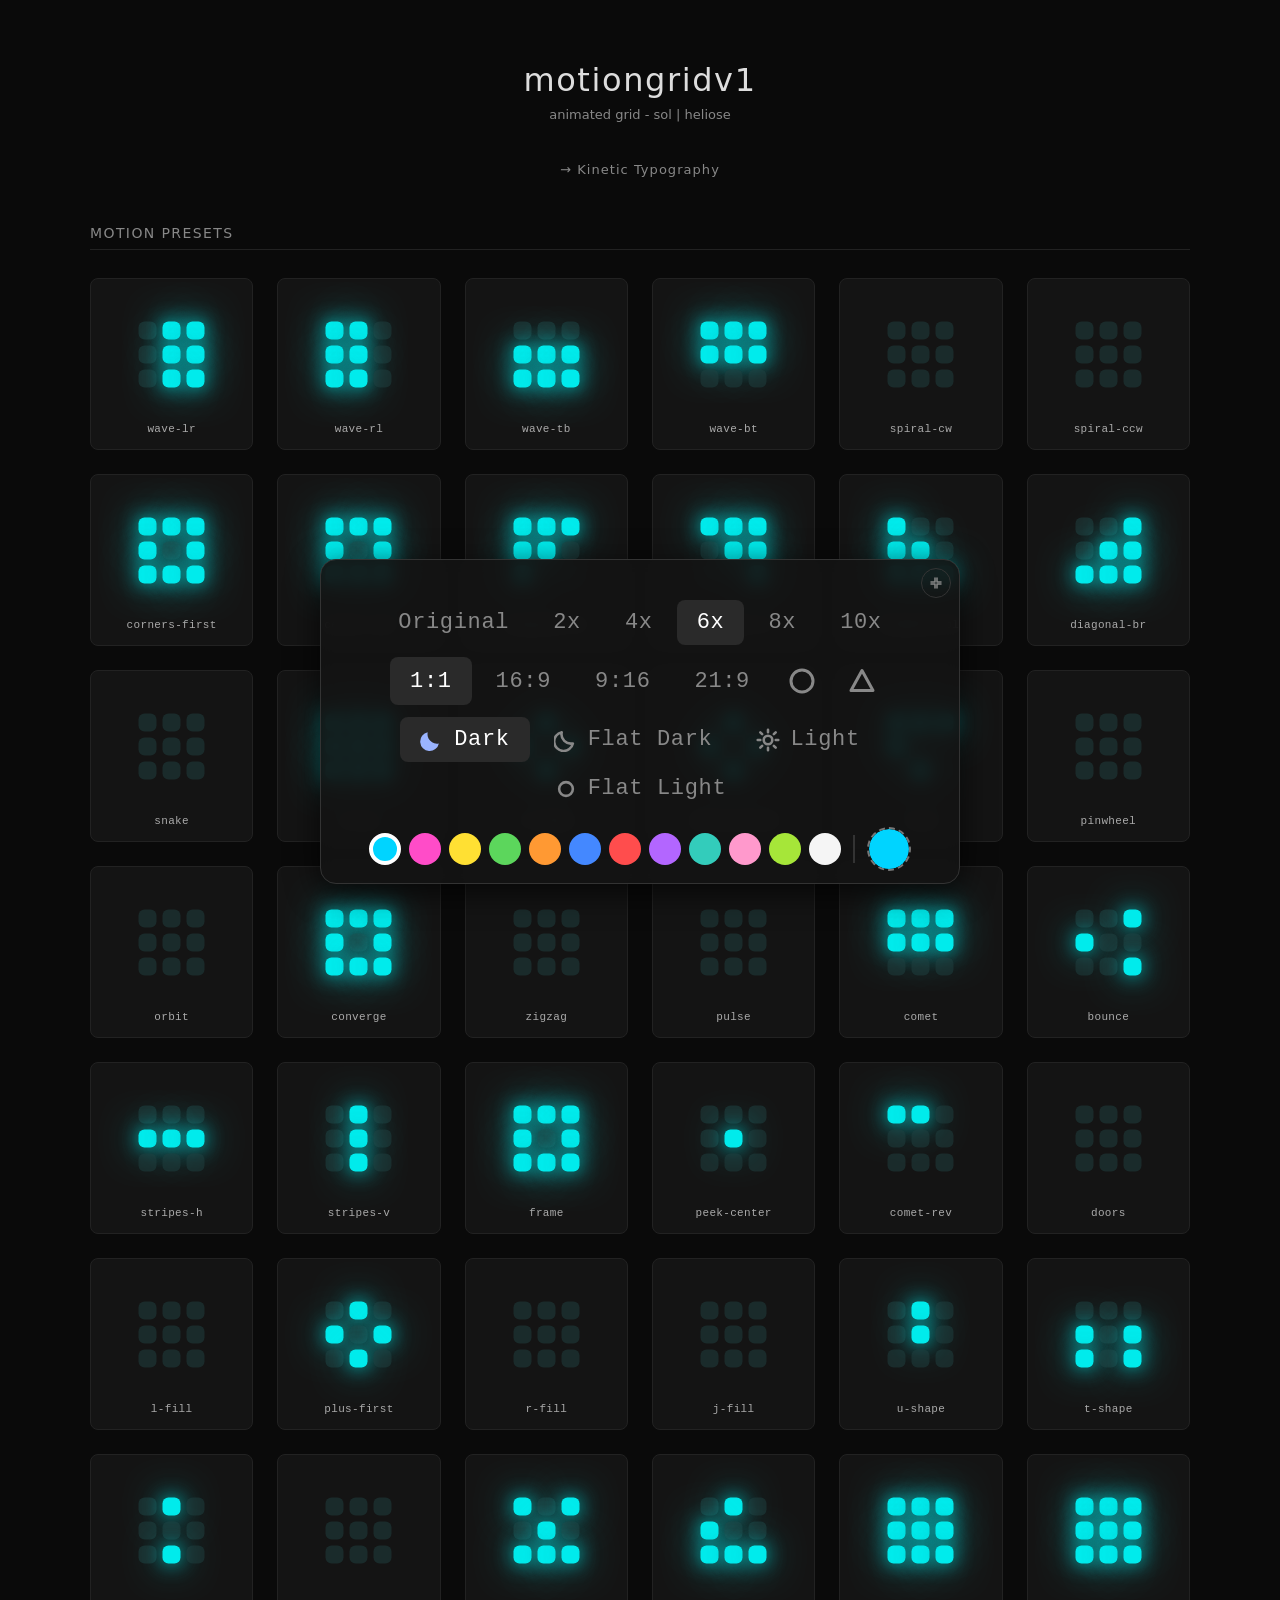
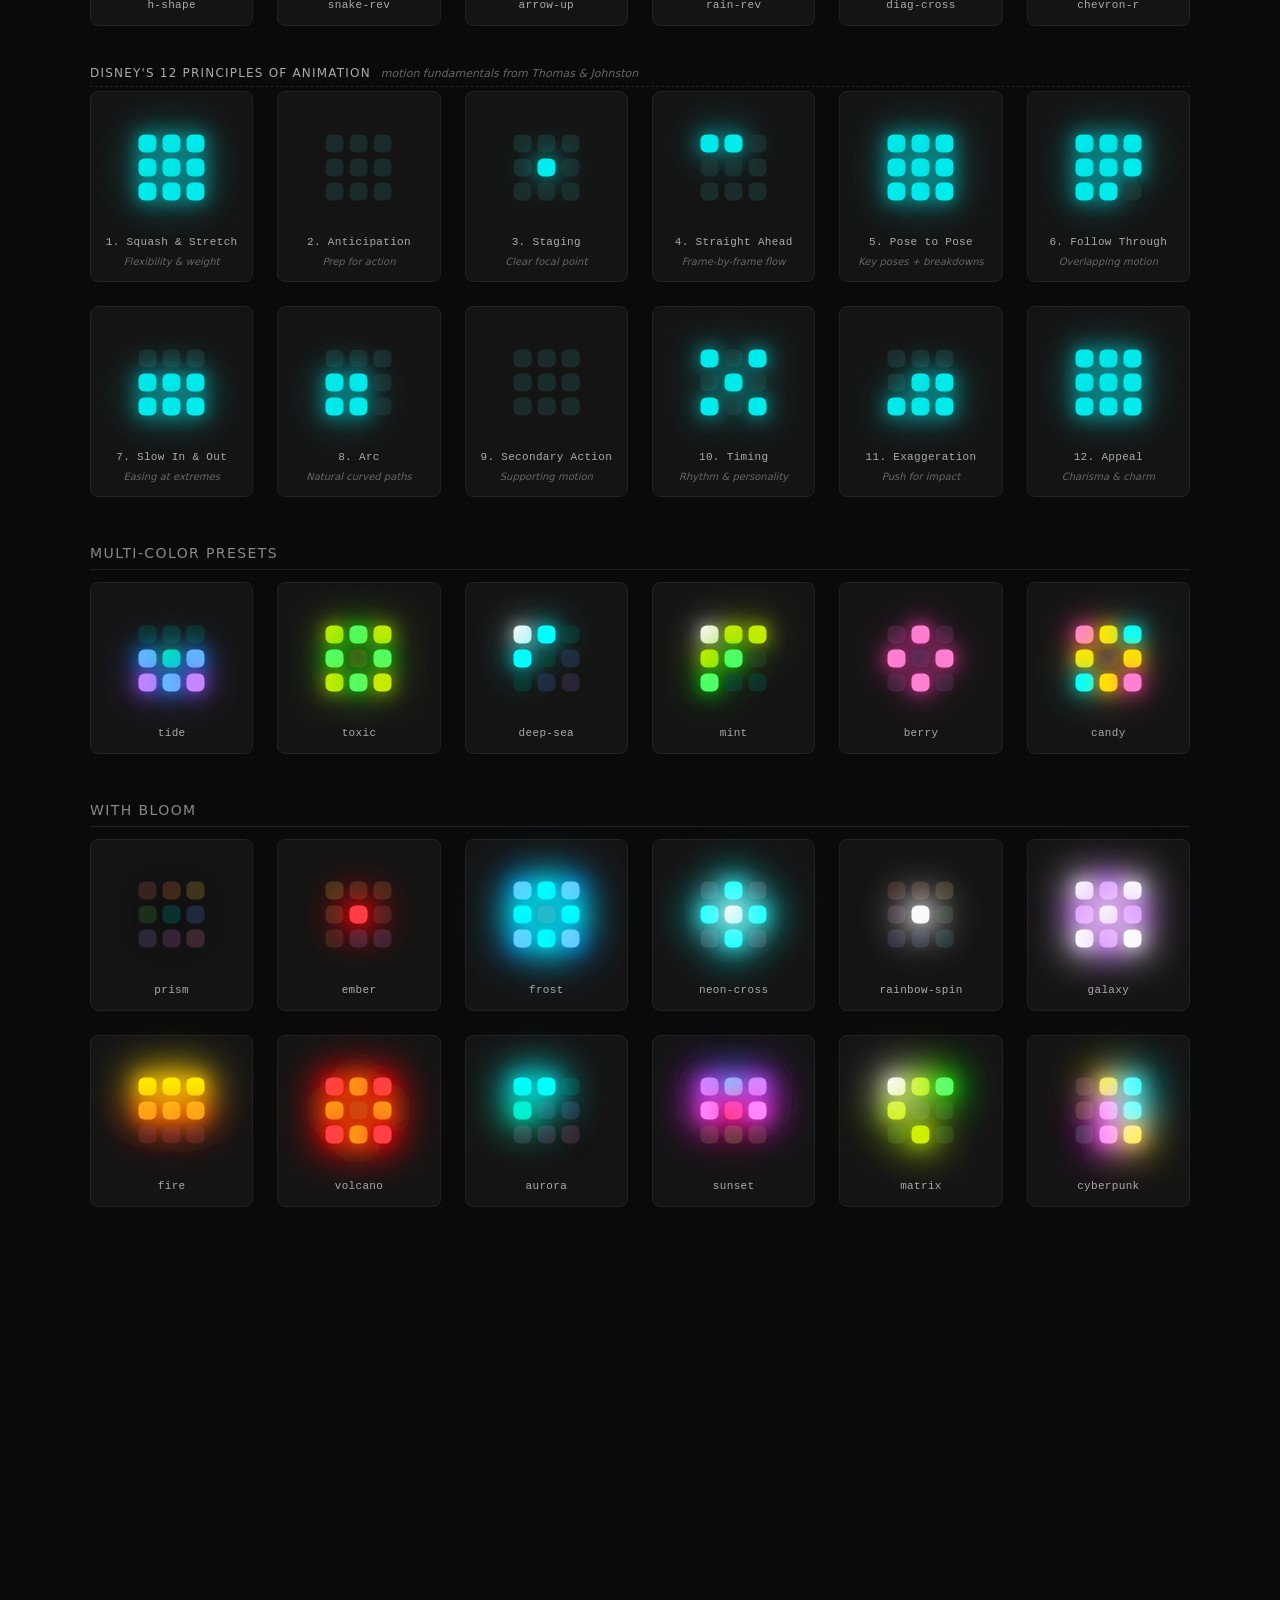
<file: index.html>
<!DOCTYPE html>
<html lang="en">
<head>
<meta charset="UTF-8">
<title>motiongridv1</title>
<link rel="stylesheet" href="css/pixel-grid.css">
<link rel="stylesheet" href="css/colors.css">
<style>
  body {
    background: #0a0a0a;
    color: #ddd;
    font-family: -apple-system, system-ui, sans-serif;
    margin: 0;
    padding: 40px 20px 400px;
  }
  h1 {
    text-align: center;
    font-weight: 300;
    letter-spacing: 0.05em;
    margin-bottom: 8px;
  }
  p.sub {
    text-align: center;
    color: #888;
    font-size: 13px;
    margin-top: 0;
    margin-bottom: 40px;
  }
  .grid-gallery {
    display: grid;
    grid-template-columns: repeat(auto-fill, minmax(140px, 1fr));
    gap: 24px;
    max-width: 1100px;
    margin: 0 auto;
  }
  .tile {
    background: #141414;
    border: 1px solid #222;
    border-radius: 8px;
    padding: 24px 12px 14px;
    display: flex;
    flex-direction: column;
    align-items: center;
    gap: 18px;
  }
  :root {
    --tile-scale: 6;
  }
  .tile-scale {
    width: calc(11px * var(--tile-scale));
    height: calc(11px * var(--tile-scale));
    display: grid;
    place-items: center;
    margin: 18px 0;
  }
  .tile-scale .pixel-grid {
    transform: scale(var(--tile-scale));
    transform-origin: center;
  }
  .toolbar {
    display: flex;
    justify-content: space-between;
    align-items: center;
    gap: 16px;
    flex-wrap: wrap;
    border-bottom: 1px solid #222;
    padding-bottom: 8px;
    margin-bottom: 28px;
  }
  .toolbar h2 {
    border-bottom: none;
    padding-bottom: 0;
    margin: 0;
  }
  .floating-controls {
    position: fixed;
    bottom: 16px;
    left: 50%;
    transform: translateX(-50%);
    z-index: 100;
    background: rgba(20, 20, 20, 0.92);
    backdrop-filter: blur(8px);
    -webkit-backdrop-filter: blur(8px);
    border: 1px solid #333;
    border-radius: 16px;
    padding: 12px;
    box-shadow: 0 8px 32px rgba(0, 0, 0, 0.7);
    display: flex;
    flex-direction: column;
    gap: 12px;
    max-width: calc(100vw - 40px);
    max-height: calc(100vh - 32px);
    overflow-y: auto;
  }
  .controls-toggle {
    display: none;
    position: fixed;
    bottom: 12px;
    right: 12px;
    z-index: 101;
    width: 42px;
    height: 42px;
    border-radius: 50%;
    background: rgba(20, 20, 20, 0.95);
    backdrop-filter: blur(8px);
    -webkit-backdrop-filter: blur(8px);
    border: 1px solid #333;
    color: #fff;
    align-items: center;
    justify-content: center;
    cursor: pointer;
    padding: 0;
    box-shadow: 0 2px 10px rgba(0, 0, 0, 0.5);
  }
  .controls-toggle .icon-close { display: none; }
  .controls-toggle.open .icon-open { display: none; }
  .controls-toggle.open .icon-close { display: block; }
  .panel-close { display: none; }
  .size-toggle {
    position: absolute;
    top: 8px;
    right: 8px;
    display: flex;
    align-items: center;
    justify-content: center;
    width: 30px;
    height: 30px;
    border-radius: 50%;
    background: transparent;
    color: #888;
    border: 1px solid #333;
    cursor: pointer;
    padding: 0;
    transition: background 150ms, color 150ms;
  }
  .size-toggle:hover {
    background: #2a2a2a;
    color: #fff;
  }
  body.light .size-toggle {
    color: #666;
    border-color: #ddd;
  }
  body.light .size-toggle:hover {
    background: #eee;
    color: #111;
  }
  .size-toggle .icon-grow { display: none; }
  .floating-controls.panel-1x .size-toggle .icon-grow { display: block; }
  .floating-controls.panel-1x .size-toggle .icon-shrink { display: none; }
  .floating-controls { padding-top: 40px; }
  .floating-controls.panel-1x {
    padding: 20px 6px 6px;
    gap: 6px;
    border-radius: 8px;
  }
  .floating-controls.panel-1x .size-toggle {
    width: 18px;
    height: 18px;
    top: 4px;
    right: 4px;
  }
  .floating-controls.panel-1x .size-toggle svg {
    width: 10px;
    height: 10px;
  }
  .floating-controls.panel-1x .scale-tabs button,
  .floating-controls.panel-1x .aspect-tabs button,
  .floating-controls.panel-1x .theme-tabs button {
    padding: 5px 10px;
    font-size: 11px;
    border-radius: 4px;
    gap: 5px;
  }
  .floating-controls.panel-1x .aspect-tabs button.icon-only { padding: 5px 7px; }
  .floating-controls.panel-1x .aspect-tabs button svg { width: 14px; height: 14px; }
  .floating-controls.panel-1x .theme-tabs button svg { width: 12px; height: 12px; }
  .floating-controls.panel-1x .scale-tabs,
  .floating-controls.panel-1x .aspect-tabs,
  .floating-controls.panel-1x .theme-tabs { gap: 2px; }
  .floating-controls.panel-1x .color-picker { gap: 4px; padding: 2px 4px 0; }
  .floating-controls.panel-1x .swatch { width: 16px; height: 16px; border-width: 2px; }
  .floating-controls.panel-1x .custom-color { width: 22px; height: 22px; border-width: 1px; }
  .floating-controls.panel-1x .custom-color.active { border-width: 2px; }
  .floating-controls.panel-1x .color-picker .divider { width: 1px; height: 14px; margin: 0 2px; }
  @media (max-width: 720px) {
    .size-toggle { display: none; }
    .floating-controls { padding-top: 22px; }
  }
  body.light .controls-toggle {
    background: rgba(255, 255, 255, 0.95);
    border-color: #ddd;
    color: #222;
    box-shadow: 0 2px 10px rgba(0, 0, 0, 0.15);
  }
  @media (max-width: 720px) {
    .controls-toggle {
      display: flex;
      right: auto;
      left: 50%;
      transform: translateX(-50%);
      width: 52px;
      height: 52px;
    }
    .controls-toggle.open { display: none; }
    .controls-toggle svg { width: 22px; height: 22px; }
    .floating-controls {
      display: none;
      bottom: 16px;
      top: auto;
      left: 50%;
      right: auto;
      transform: translateX(-50%);
      width: calc(100vw - 24px);
      max-width: 520px;
      max-height: 55vh;
      overflow-y: auto;
      padding: 22px 22px 28px;
      gap: 22px;
      border-radius: 18px;
    }
    .floating-controls.open { display: flex; }
    .panel-close {
      display: flex;
      align-self: flex-end;
      align-items: center;
      justify-content: center;
      width: 40px;
      height: 40px;
      border-radius: 50%;
      background: transparent;
      color: #aaa;
      border: 1px solid #333;
      cursor: pointer;
      padding: 0;
      margin-bottom: -6px;
      transition: background 150ms, color 150ms, border-color 150ms;
    }
    .panel-close:hover,
    .panel-close:active {
      background: #2a2a2a;
      color: #fff;
    }
    body.light .panel-close {
      color: #666;
      border-color: #ddd;
    }
    body.light .panel-close:hover,
    body.light .panel-close:active {
      background: #eee;
      color: #111;
    }
    .scale-tabs,
    .aspect-tabs,
    .theme-tabs {
      flex-wrap: wrap;
      justify-content: center;
      gap: 8px;
    }
    .color-picker {
      flex-wrap: wrap;
      justify-content: center;
      gap: 12px;
      padding: 4px;
    }
    .scale-tabs button,
    .aspect-tabs button,
    .theme-tabs button {
      padding: 14px 18px;
      font-size: 15px;
      border-radius: 10px;
    }
    .aspect-tabs button.icon-only { padding: 14px 16px; }
    .aspect-tabs button svg,
    .theme-tabs button svg {
      width: 20px;
      height: 20px;
    }
    .swatch {
      width: 36px;
      height: 36px;
      border-width: 3px;
    }
    .custom-color {
      width: 42px;
      height: 42px;
    }
    .color-picker .divider {
      height: 28px;
    }
  }
  .scale-tabs,
  .aspect-tabs {
    display: flex;
    gap: 4px;
    background: transparent;
    border: none;
    padding: 0;
    flex-wrap: wrap;
    justify-content: center;
  }
  .aspect-tabs button {
    background: transparent;
    color: #888;
    border: none;
    padding: 10px 20px;
    font-size: 22px;
    font-family: ui-monospace, SFMono-Regular, Menlo, monospace;
    letter-spacing: 0.03em;
    border-radius: 8px;
    cursor: pointer;
    transition: background 150ms, color 150ms;
    display: inline-flex;
    align-items: center;
    gap: 10px;
  }
  .aspect-tabs button.icon-only { padding: 10px 14px; }
  .aspect-tabs button svg,
  .theme-tabs button svg {
    display: block;
  }
  .aspect-tabs button svg { width: 28px; height: 28px; }
  .theme-tabs button svg { width: 24px; height: 24px; }
  .aspect-tabs button:hover { color: #ddd; }
  .aspect-tabs button.active {
    background: #2a2a2a;
    color: #fff;
  }
  body.aspect-16x9 .tile-scale {
    width: calc(11px * var(--tile-scale) * 16 / 9);
    height: calc(11px * var(--tile-scale));
  }
  body.aspect-16x9 .tile-scale .pixel-grid {
    width: calc(11px * 16 / 9);
    height: 11px;
    grid-template-columns: repeat(3, 1fr);
    grid-template-rows: repeat(3, 1fr);
  }
  body.aspect-16x9 .grid-gallery {
    grid-template-columns: repeat(auto-fill, minmax(200px, 1fr));
  }
  body.aspect-9x16 .tile-scale {
    width: calc(11px * var(--tile-scale));
    height: calc(11px * var(--tile-scale) * 16 / 9);
  }
  body.aspect-9x16 .tile-scale .pixel-grid {
    width: 11px;
    height: calc(11px * 16 / 9);
    grid-template-columns: repeat(3, 1fr);
    grid-template-rows: repeat(3, 1fr);
  }
  body.aspect-21x9 .tile-scale {
    width: calc(11px * var(--tile-scale) * 21 / 9);
    height: calc(11px * var(--tile-scale));
  }
  body.aspect-21x9 .tile-scale .pixel-grid {
    width: calc(11px * 21 / 9);
    height: 11px;
    grid-template-columns: repeat(3, 1fr);
    grid-template-rows: repeat(3, 1fr);
  }
  body.aspect-21x9 .grid-gallery {
    grid-template-columns: repeat(auto-fill, minmax(260px, 1fr));
  }
  body.shape-circle .tile-scale .pixel-grid {
    clip-path: circle(50% at 50% 50%);
  }
  body.shape-circle .tile-scale .pixel-grid__cell {
    border-radius: 50%;
  }
  body.shape-triangle .tile-scale .pixel-grid {
    clip-path: polygon(50% 0%, 100% 100%, 0% 100%);
  }
  body.shape-triangle .tile-scale .pixel-grid__cell {
    clip-path: polygon(50% 0%, 100% 100%, 0% 100%);
    border-radius: 0;
  }
  body.light {
    background: #f5f5f5;
    color: #222;
  }
  body.light h1 { color: #111; }
  body.light p.sub { color: #666; }
  body.light section h2 {
    color: #555;
    border-bottom-color: #ddd;
  }
  body.light .toolbar { border-bottom-color: #ddd; }
  body.light .tile {
    background: #fff;
    border-color: #e5e5e5;
  }
  body.light .label { color: #666; }
  body.light .subsection-header { border-bottom-color: #ddd; }
  body.light .subsection-header h3 { color: #666; }
  body.light .subsection-header .subsection-sub { color: #999; }
  body.light .principle-label { color: #333; }
  body.light .principle-desc { color: #888; }
  body.light .floating-controls {
    background: rgba(255, 255, 255, 0.92);
    border-color: #ddd;
    box-shadow: 0 4px 16px rgba(0, 0, 0, 0.15);
  }
  body.light .scale-tabs button,
  body.light .aspect-tabs button,
  body.light .theme-tabs button { color: #888; }
  body.light .scale-tabs button:hover,
  body.light .aspect-tabs button:hover,
  body.light .theme-tabs button:hover { color: #111; }
  body.light .scale-tabs button.active,
  body.light .aspect-tabs button.active,
  body.light .theme-tabs button.active {
    background: #e5e5e5;
    color: #111;
  }
  body.light .color-picker .divider { background: #ccc; }
  body.light .custom-color { border-color: #bbb; }
  body.light .custom-color.active { border-color: #222; }
  body.light .swatch.active { border-color: #222; }
  body.flat .pixel-grid__cell.is-on {
    box-shadow: none;
  }
  .theme-tabs {
    display: flex;
    gap: 4px;
    background: transparent;
    border: none;
    padding: 0;
    flex-wrap: wrap;
    justify-content: center;
  }
  .theme-tabs button {
    background: transparent;
    color: #888;
    border: none;
    padding: 10px 20px;
    font-size: 22px;
    font-family: ui-monospace, SFMono-Regular, Menlo, monospace;
    letter-spacing: 0.03em;
    border-radius: 8px;
    cursor: pointer;
    transition: background 150ms, color 150ms;
    display: inline-flex;
    align-items: center;
    gap: 10px;
  }
  .theme-tabs button:hover { color: #ddd; }
  .theme-tabs button.active {
    background: #2a2a2a;
    color: #fff;
  }
  .color-picker {
    display: flex;
    gap: 8px;
    align-items: center;
    padding: 4px 8px 0;
    flex-wrap: wrap;
    justify-content: center;
  }
  .swatch {
    width: 32px;
    height: 32px;
    border-radius: 50%;
    border: 4px solid transparent;
    cursor: pointer;
    padding: 0;
    transition: transform 100ms ease-out, border-color 150ms;
    flex-shrink: 0;
  }
  .swatch:hover {
    transform: scale(1.2);
  }
  .swatch.active {
    border-color: #fff;
  }
  .color-picker .divider {
    width: 2px;
    height: 28px;
    background: #333;
    margin: 0 4px;
  }
  .custom-color {
    width: 44px;
    height: 44px;
    border-radius: 50%;
    border: 2px dashed #777;
    cursor: pointer;
    padding: 0;
    background: transparent;
    appearance: none;
    -webkit-appearance: none;
    flex-shrink: 0;
  }
  .custom-color::-webkit-color-swatch-wrapper { padding: 0; border-radius: 50%; }
  .custom-color::-webkit-color-swatch { border: none; border-radius: 50%; }
  .custom-color::-moz-color-swatch { border: none; border-radius: 50%; }
  .custom-color.active {
    border-color: #fff;
    border-style: solid;
    border-width: 4px;
  }
  .scale-tabs button {
    background: transparent;
    color: #888;
    border: none;
    padding: 10px 20px;
    font-size: 22px;
    font-family: ui-monospace, SFMono-Regular, Menlo, monospace;
    letter-spacing: 0.03em;
    border-radius: 8px;
    cursor: pointer;
    transition: background 150ms, color 150ms;
  }
  .scale-tabs button:hover {
    color: #ddd;
  }
  .scale-tabs button.active {
    background: #2a2a2a;
    color: #fff;
  }
  .subsection {
    margin-top: 40px;
  }
  .subsection-header {
    display: flex;
    align-items: baseline;
    gap: 10px;
    border-bottom: 1px dashed #222;
    padding-bottom: 6px;
    margin-bottom: 4px;
  }
  .subsection-header h3 {
    font-size: 12px;
    color: #aaa;
    letter-spacing: 0.1em;
    text-transform: uppercase;
    font-weight: 400;
    margin: 0;
  }
  .subsection-header .subsection-sub {
    font-size: 11px;
    color: #666;
    font-style: italic;
  }
  .principle-label {
    color: #ccc;
    font-size: 11px;
  }
  .principle-desc {
    color: #666;
    font-size: 10px;
    font-family: -apple-system, system-ui, sans-serif;
    letter-spacing: 0;
    font-style: italic;
    text-align: center;
    margin-top: -10px;
  }
  .pixel-grid { display: grid; }
  .label {
    font-size: 11px;
    color: #aaa;
    font-family: ui-monospace, SFMono-Regular, Menlo, monospace;
    letter-spacing: 0.03em;
  }
  section {
    max-width: 1100px;
    margin: 48px auto 0;
  }
  section h2 {
    font-weight: 400;
    font-size: 14px;
    color: #888;
    letter-spacing: 0.1em;
    text-transform: uppercase;
    border-bottom: 1px solid #222;
    padding-bottom: 8px;
  }
</style>
</head>
<body>

<h1>motiongridv1</h1>
<p class="sub">animated grid - sol | heliose</p>
<p class="sub"><a href="kinetic.html" style="color:#888; text-decoration:none; letter-spacing:0.08em;">→ Kinetic Typography</a></p>

<section>
  <div class="toolbar">
    <h2>Motion Presets</h2>
    <button class="controls-toggle" id="controls-toggle" aria-label="Toggle controls">
      <svg class="icon-open" width="18" height="18" viewBox="0 0 24 24" fill="none" stroke="currentColor" stroke-width="2" stroke-linecap="round"><line x1="4" y1="7" x2="20" y2="7"/><line x1="4" y1="12" x2="20" y2="12"/><line x1="4" y1="17" x2="20" y2="17"/></svg>
      <svg class="icon-close" width="18" height="18" viewBox="0 0 24 24" fill="none" stroke="currentColor" stroke-width="2" stroke-linecap="round"><line x1="6" y1="6" x2="18" y2="18"/><line x1="18" y1="6" x2="6" y2="18"/></svg>
    </button>
    <div class="floating-controls" id="controls-panel">
      <button class="size-toggle" id="size-toggle" aria-label="Toggle panel size">
        <svg class="icon-shrink" width="14" height="14" viewBox="0 0 14 14" fill="none" stroke="currentColor" stroke-width="1.5" stroke-linecap="round" stroke-linejoin="round"><polyline points="2 6 6 6 6 2"/><polyline points="12 6 8 6 8 2"/><polyline points="2 8 6 8 6 12"/><polyline points="12 8 8 8 8 12"/></svg>
        <svg class="icon-grow" width="14" height="14" viewBox="0 0 14 14" fill="none" stroke="currentColor" stroke-width="1.5" stroke-linecap="round" stroke-linejoin="round"><polyline points="5 2 2 2 2 5"/><polyline points="9 2 12 2 12 5"/><polyline points="5 12 2 12 2 9"/><polyline points="9 12 12 12 12 9"/></svg>
      </button>
      <button class="panel-close" id="panel-close" aria-label="Close controls">
        <svg width="18" height="18" viewBox="0 0 24 24" fill="none" stroke="currentColor" stroke-width="2" stroke-linecap="round"><line x1="6" y1="6" x2="18" y2="18"/><line x1="18" y1="6" x2="6" y2="18"/></svg>
      </button>
      <div class="scale-tabs" id="scale-tabs">
        <button data-scale="1">Original</button>
        <button data-scale="2">2x</button>
        <button data-scale="4">4x</button>
        <button data-scale="6" class="active">6x</button>
        <button data-scale="8">8x</button>
        <button data-scale="10">10x</button>
      </div>
      <div class="aspect-tabs" id="aspect-tabs">
        <button data-aspect="1x1" class="active">1:1</button>
        <button data-aspect="16x9">16:9</button>
        <button data-aspect="9x16">9:16</button>
        <button data-aspect="21x9">21:9</button>
        <button data-aspect="circle" class="icon-only" title="Circle"><svg width="14" height="14" viewBox="0 0 14 14" fill="none" stroke="currentColor" stroke-width="1.5"><circle cx="7" cy="7" r="5.5"/></svg></button>
        <button data-aspect="triangle" class="icon-only" title="Triangle"><svg width="14" height="14" viewBox="0 0 14 14" fill="none" stroke="currentColor" stroke-width="1.5" stroke-linejoin="round"><polygon points="7,1.75 12.5,11.75 1.5,11.75"/></svg></button>
      </div>
      <div class="theme-tabs" id="theme-tabs">
        <button data-theme="dark" class="active"><svg width="12" height="12" viewBox="0 0 14 14" fill="#9ab4ff" stroke="none"><path d="M11 9A5.5 5.5 0 0 1 4.5 2.5a5.5 5.5 0 1 0 6.5 6.5z"/></svg>Dark</button>
        <button data-theme="flat-dark"><svg width="12" height="12" viewBox="0 0 14 14" fill="none" stroke="currentColor" stroke-width="1.5" stroke-linejoin="round"><path d="M11 9A5.5 5.5 0 0 1 4.5 2.5a5.5 5.5 0 1 0 6.5 6.5z"/></svg>Flat Dark</button>
        <button data-theme="light"><svg width="12" height="12" viewBox="0 0 14 14" fill="none" stroke="currentColor" stroke-width="1.5" stroke-linecap="round"><circle cx="7" cy="7" r="2.5"/><path d="M7 1v1.5M7 11.5V13M1 7h1.5M11.5 7H13M2.5 2.5l1.1 1.1M10.4 10.4l1.1 1.1M2.5 11.5l1.1-1.1M10.4 3.6l1.1-1.1"/></svg>Light</button>
        <button data-theme="flat-light"><svg width="12" height="12" viewBox="0 0 14 14" fill="none" stroke="currentColor" stroke-width="1.5"><circle cx="7" cy="7" r="4"/></svg>Flat Light</button>
      </div>
      <div class="color-picker" id="color-picker">
        <button class="swatch active" data-color="" style="background:#00d4ff" title="Cyan (default)"></button>
        <button class="swatch" data-color="magenta" style="background:#ff4cc8" title="Magenta"></button>
        <button class="swatch" data-color="yellow" style="background:#ffe033" title="Yellow"></button>
        <button class="swatch" data-color="green" style="background:#5cd65c" title="Green"></button>
        <button class="swatch" data-color="orange" style="background:#ff9933" title="Orange"></button>
        <button class="swatch" data-color="blue" style="background:#4488ff" title="Blue"></button>
        <button class="swatch" data-color="red" style="background:#ff4d4d" title="Red"></button>
        <button class="swatch" data-color="purple" style="background:#b366ff" title="Purple"></button>
        <button class="swatch" data-color="teal" style="background:#33ccbb" title="Teal"></button>
        <button class="swatch" data-color="pink" style="background:#ff99cc" title="Pink"></button>
        <button class="swatch" data-color="lime" style="background:#a6e639" title="Lime"></button>
        <button class="swatch" data-color="white" style="background:#f5f5f5" title="White"></button>
        <span class="divider"></span>
        <input type="color" class="custom-color" id="custom-color" value="#00d4ff" title="Custom color">
      </div>
    </div>
  </div>
  <div class="grid-gallery" id="motion"></div>

  <div class="subsection">
    <div class="subsection-header">
      <h3>Disney's 12 Principles of Animation</h3>
      <span class="subsection-sub">motion fundamentals from Thomas &amp; Johnston</span>
    </div>
    <div class="grid-gallery" id="principles"></div>
  </div>
</section>

<section>
  <h2>Multi-Color Presets</h2>
  <div class="grid-gallery" id="color"></div>
</section>

<section>
  <h2>With Bloom</h2>
  <div class="grid-gallery" id="bloom"></div>
</section>

<script src="src/pixel-grid.js"></script>
<script>
  const motion = ['wave-lr','wave-rl','wave-tb','wave-bt','spiral-cw','spiral-ccw','corners-first','center-out','diagonal-tl','diagonal-tr','diagonal-bl','diagonal-br','snake','cross','x-shape','checkerboard','rain','pinwheel','orbit','converge','zigzag','pulse','comet','bounce','stripes-h','stripes-v','frame','peek-center','comet-rev','doors','l-fill','plus-first','r-fill','j-fill','u-shape','t-shape','h-shape','snake-rev','arrow-up','rain-rev','diag-cross','chevron-r'];
  const color = ['tide','toxic','deep-sea','mint','berry','candy'];
  const bloom = ['prism','ember','frost','neon-cross','rainbow-spin','galaxy','fire','volcano','aurora','sunset','matrix','cyberpunk'];

  function makeTile(parentId, name, opts = {}) {
    const parent = document.getElementById(parentId);
    const tile = document.createElement('div');
    tile.className = 'tile';

    const scale = document.createElement('div');
    scale.className = 'tile-scale';

    const grid = document.createElement('div');
    grid.className = 'pixel-grid';
    scale.appendChild(grid);

    const label = document.createElement('div');
    label.className = 'label';
    label.textContent = name;

    tile.appendChild(scale);
    tile.appendChild(label);
    parent.appendChild(tile);

    PixelGrid.create(grid, Object.assign({ animation: name }, opts));
  }

  motion.forEach(n => makeTile('motion', n));
  color.forEach(n => makeTile('color', n));
  bloom.forEach(n => makeTile('bloom', n, { bloom: 3 }));

  const principles = [
    { name: 'squash-stretch',   label: '1. Squash & Stretch',    desc: 'Flexibility & weight' },
    { name: 'anticipation',     label: '2. Anticipation',        desc: 'Prep for action' },
    { name: 'staging',          label: '3. Staging',             desc: 'Clear focal point' },
    { name: 'straight-ahead',   label: '4. Straight Ahead',      desc: 'Frame-by-frame flow' },
    { name: 'pose-to-pose',     label: '5. Pose to Pose',        desc: 'Key poses + breakdowns' },
    { name: 'follow-through',   label: '6. Follow Through',      desc: 'Overlapping motion' },
    { name: 'slow-in-out',      label: '7. Slow In & Out',       desc: 'Easing at extremes' },
    { name: 'arc',              label: '8. Arc',                 desc: 'Natural curved paths' },
    { name: 'secondary-action', label: '9. Secondary Action',    desc: 'Supporting motion' },
    { name: 'timing',           label: '10. Timing',             desc: 'Rhythm & personality' },
    { name: 'exaggeration',     label: '11. Exaggeration',       desc: 'Push for impact' },
    { name: 'appeal',           label: '12. Appeal',             desc: 'Charisma & charm' },
  ];

  function makePrincipleTile(p) {
    const parent = document.getElementById('principles');
    const tile = document.createElement('div');
    tile.className = 'tile';

    const scale = document.createElement('div');
    scale.className = 'tile-scale';
    const grid = document.createElement('div');
    grid.className = 'pixel-grid';
    scale.appendChild(grid);

    const label = document.createElement('div');
    label.className = 'label principle-label';
    label.textContent = p.label;

    const desc = document.createElement('div');
    desc.className = 'principle-desc';
    desc.textContent = p.desc;

    tile.appendChild(scale);
    tile.appendChild(label);
    tile.appendChild(desc);
    parent.appendChild(tile);

    PixelGrid.create(grid, { animation: p.name });
  }

  principles.forEach(makePrincipleTile);

  document.querySelectorAll('#scale-tabs button').forEach(btn => {
    btn.addEventListener('click', () => {
      document.documentElement.style.setProperty('--tile-scale', btn.dataset.scale);
      document.querySelectorAll('#scale-tabs button').forEach(b => b.classList.remove('active'));
      btn.classList.add('active');
    });
  });

  const NAMED_COLORS = ['cyan','magenta','yellow','green','orange','blue','red','purple','white','teal','pink','lime'];

  function setMotionColor(color) {
    const grids = document.querySelectorAll('#motion .pixel-grid, #principles .pixel-grid');
    grids.forEach(grid => {
      NAMED_COLORS.forEach(c => grid.classList.remove('pixel-grid--' + c));
      grid.style.removeProperty('--pixel-on');
      grid.style.removeProperty('--pixel-off');
      grid.style.removeProperty('--pixel-glow');
      if (!color) return;
      if (/^#/.test(color)) {
        grid.style.setProperty('--pixel-on', color);
        grid.style.setProperty('--pixel-off', 'color-mix(in oklch, ' + color + ' 25%, black)');
        grid.style.setProperty('--pixel-glow', 'color-mix(in oklch, ' + color + ' 60%, transparent)');
      } else {
        grid.classList.add('pixel-grid--' + color);
      }
    });
  }

  document.querySelectorAll('#color-picker .swatch').forEach(btn => {
    btn.addEventListener('click', () => {
      setMotionColor(btn.dataset.color);
      document.querySelectorAll('#color-picker .swatch').forEach(b => b.classList.remove('active'));
      document.getElementById('custom-color').classList.remove('active');
      btn.classList.add('active');
    });
  });

  document.getElementById('custom-color').addEventListener('input', e => {
    setMotionColor(e.target.value);
    document.querySelectorAll('#color-picker .swatch').forEach(b => b.classList.remove('active'));
    e.target.classList.add('active');
  });

  document.querySelectorAll('#aspect-tabs button').forEach(btn => {
    btn.addEventListener('click', () => {
      const mode = btn.dataset.aspect;
      document.body.classList.remove('aspect-16x9', 'aspect-9x16', 'aspect-21x9', 'shape-circle', 'shape-triangle');
      if (mode === '16x9' || mode === '9x16' || mode === '21x9') {
        document.body.classList.add('aspect-' + mode);
      } else if (mode === 'circle' || mode === 'triangle') {
        document.body.classList.add('shape-' + mode);
      }
      document.querySelectorAll('#aspect-tabs button').forEach(b => b.classList.remove('active'));
      btn.classList.add('active');
    });
  });

  document.querySelectorAll('#theme-tabs button').forEach(btn => {
    btn.addEventListener('click', () => {
      const theme = btn.dataset.theme;
      document.body.classList.toggle('light', theme === 'light' || theme === 'flat-light');
      document.body.classList.toggle('flat', theme === 'flat-light' || theme === 'flat-dark');
      document.querySelectorAll('#theme-tabs button').forEach(b => b.classList.remove('active'));
      btn.classList.add('active');
    });
  });

  const ctrlToggle = document.getElementById('controls-toggle');
  const ctrlPanel = document.getElementById('controls-panel');
  const ctrlClose = document.getElementById('panel-close');
  ctrlToggle.addEventListener('click', () => {
    const isOpen = ctrlPanel.classList.toggle('open');
    ctrlToggle.classList.toggle('open', isOpen);
  });
  ctrlClose.addEventListener('click', () => {
    ctrlPanel.classList.remove('open');
    ctrlToggle.classList.remove('open');
  });

  document.getElementById('size-toggle').addEventListener('click', () => {
    ctrlPanel.classList.toggle('panel-1x');
  });
</script>

</body>
</html>
</file>
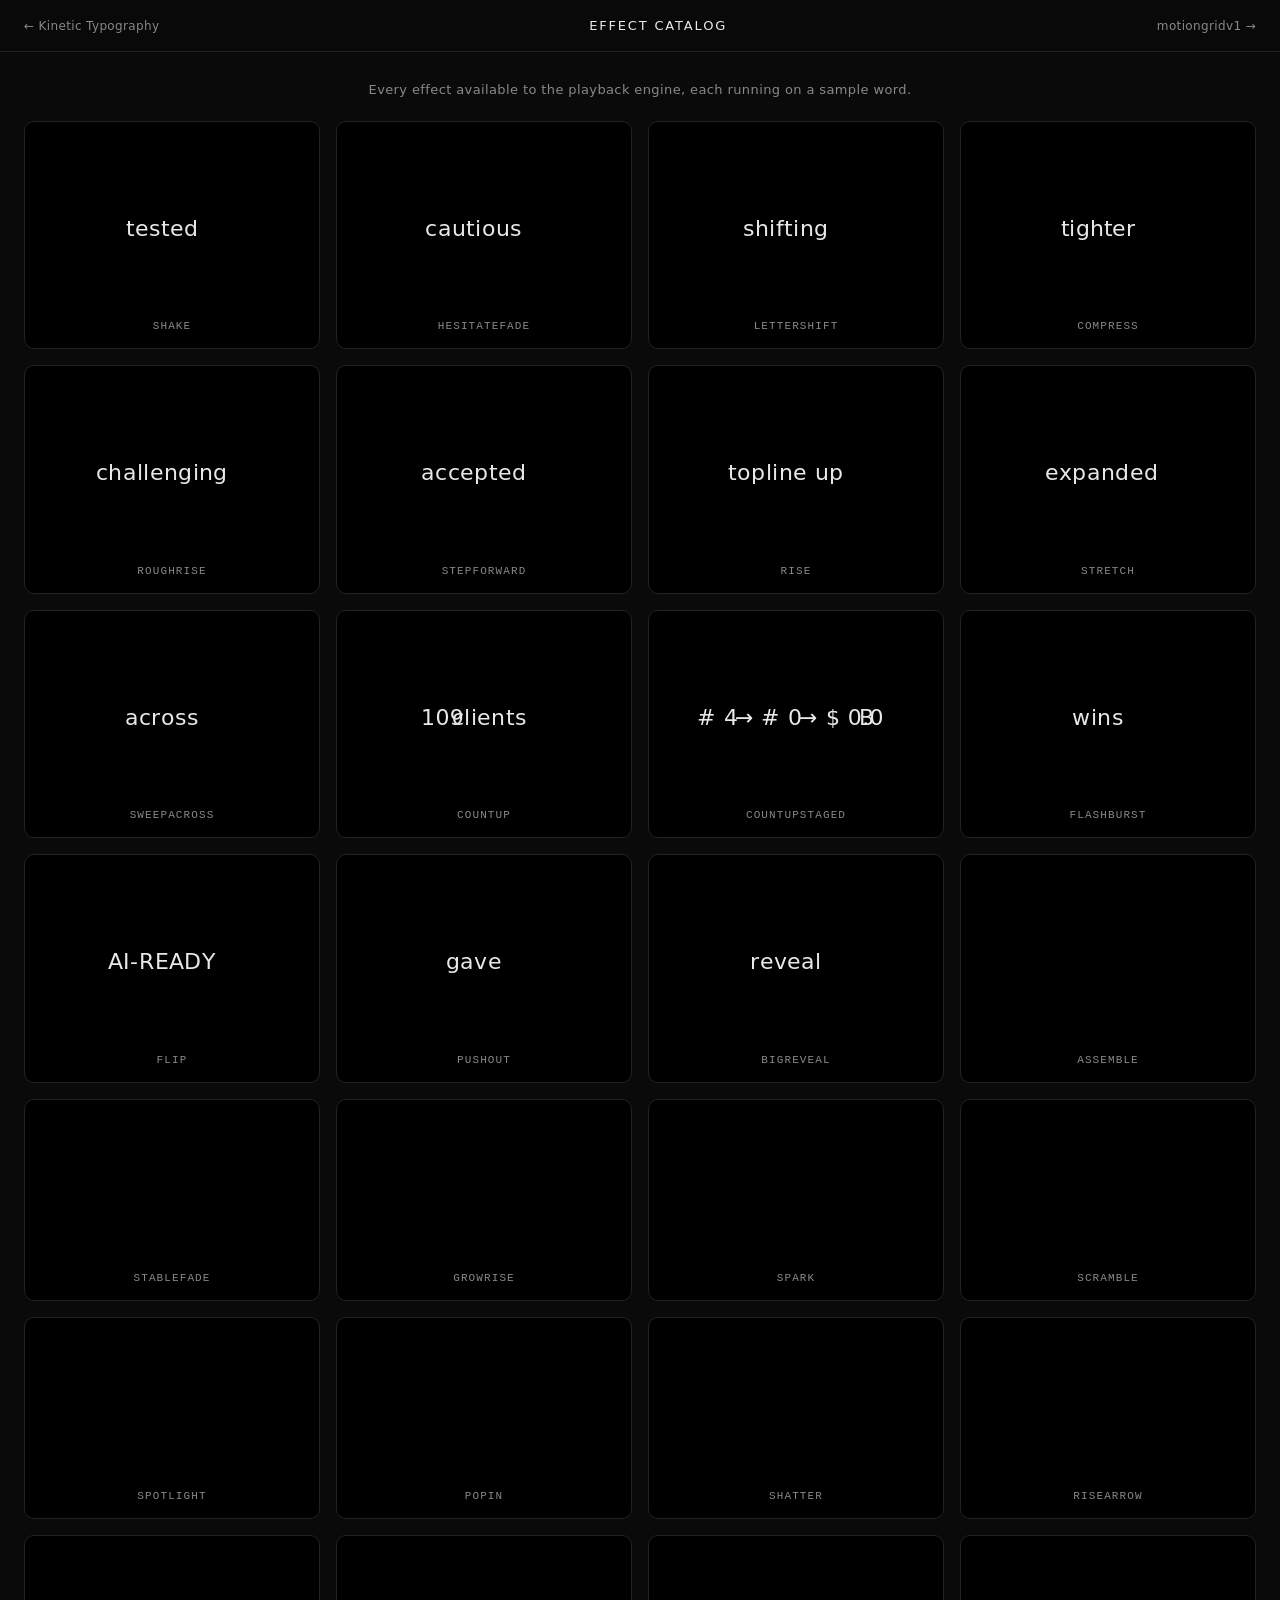
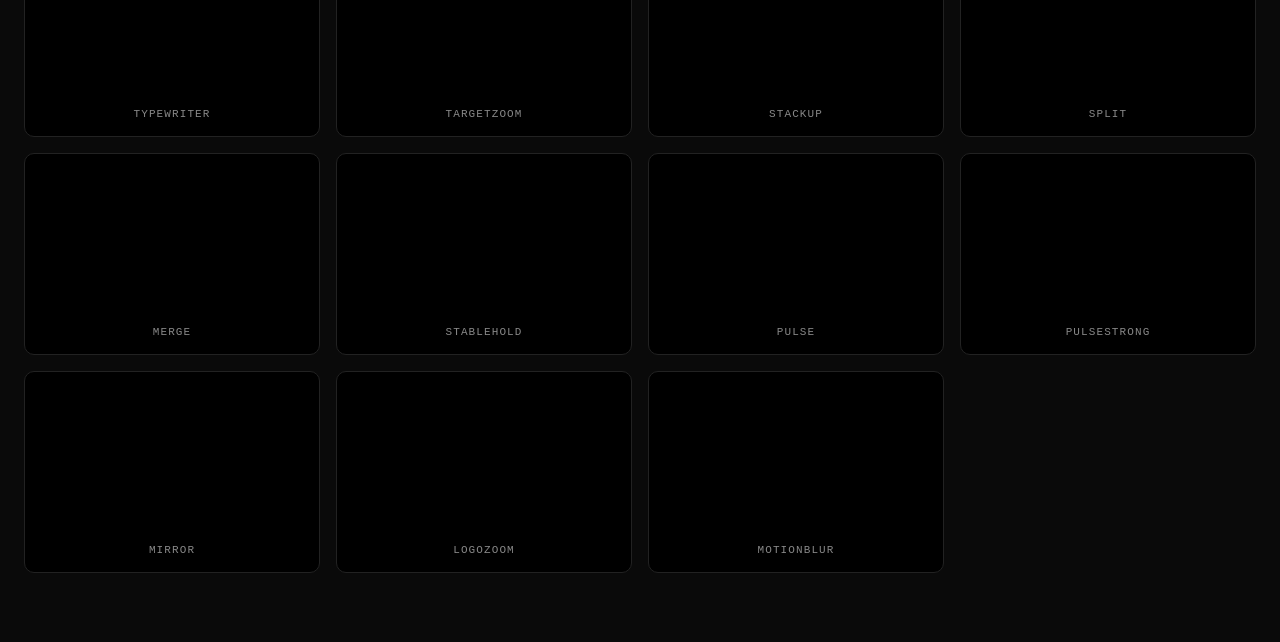
<file: catalog.html>
<!DOCTYPE html>
<html lang="en">
<head>
<meta charset="UTF-8">
<meta name="viewport" content="width=device-width, initial-scale=1">
<title>Effect Catalog — Kinetic Typography</title>
<link rel="stylesheet" href="kinetic.css">
</head>
<body class="catalog-body">

<header class="kin-header">
  <nav class="kin-nav">
    <a href="kinetic.html" class="kin-back">← Kinetic Typography</a>
    <h1>Effect Catalog</h1>
    <a href="index.html" class="kin-link">motiongridv1 →</a>
  </nav>
</header>

<main class="catalog-main">
  <p class="catalog-intro">Every effect available to the playback engine, each running on a sample word.</p>
  <div class="catalog-grid" id="catalog-grid"></div>
</main>

<script src="kinetic.js"></script>
</body>
</html>
</file>
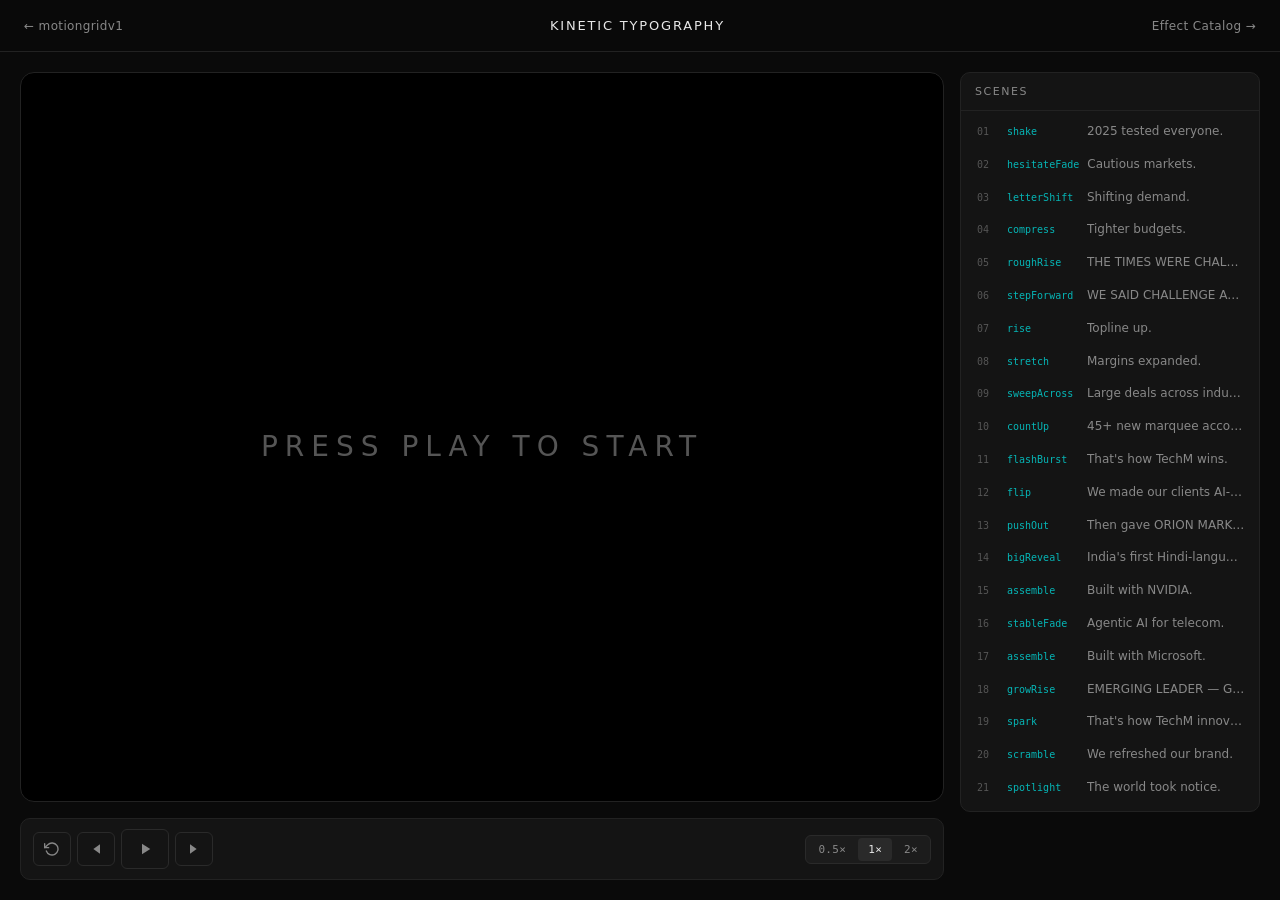
<file: kinetic.html>
<!DOCTYPE html>
<html lang="en">
<head>
<meta charset="UTF-8">
<meta name="viewport" content="width=device-width, initial-scale=1">
<title>Kinetic Typography — motiongridv1</title>
<link rel="stylesheet" href="kinetic.css">
</head>
<body class="kin-body">

<header class="kin-header">
  <nav class="kin-nav">
    <a href="index.html" class="kin-back">← motiongridv1</a>
    <h1>Kinetic Typography</h1>
    <a href="catalog.html" class="kin-link">Effect Catalog →</a>
  </nav>
</header>

<main class="kin-main">
  <section class="stage" id="stage" aria-label="Playback stage">
    <div class="stage-content" id="stage-content" aria-live="polite">
      <span class="stage-idle">Press Play to start</span>
    </div>
    <div class="stage-progress" id="stage-progress"></div>
    <div class="stage-meta" id="stage-meta"></div>
  </section>

  <section class="transport" aria-label="Playback controls">
    <button id="btn-restart" class="btn-icon" title="Restart" aria-label="Restart">
      <svg width="16" height="16" viewBox="0 0 24 24" fill="none" stroke="currentColor" stroke-width="2" stroke-linecap="round" stroke-linejoin="round"><polyline points="1 4 1 10 7 10"/><path d="M3.51 15a9 9 0 1 0 2.13-9.36L1 10"/></svg>
    </button>
    <button id="btn-prev" class="btn-icon" title="Previous scene" aria-label="Previous scene">
      <svg width="16" height="16" viewBox="0 0 24 24" fill="currentColor"><path d="M18 5l-10 7 10 7z"/></svg>
    </button>
    <button id="btn-play" class="btn-icon btn-play" title="Play / Pause" aria-label="Play or pause">
      <svg class="icon-play" width="18" height="18" viewBox="0 0 24 24" fill="currentColor"><path d="M8 5v14l11-7z"/></svg>
      <svg class="icon-pause" width="18" height="18" viewBox="0 0 24 24" fill="currentColor"><path d="M6 4h4v16H6zM14 4h4v16h-4z"/></svg>
    </button>
    <button id="btn-next" class="btn-icon" title="Next scene" aria-label="Next scene">
      <svg width="16" height="16" viewBox="0 0 24 24" fill="currentColor"><path d="M6 5l10 7-10 7z"/></svg>
    </button>

    <div class="transport-spacer"></div>

    <div class="speed-tabs" id="speed-tabs" role="group" aria-label="Playback speed">
      <button data-speed="0.5">0.5×</button>
      <button data-speed="1" class="active">1×</button>
      <button data-speed="2">2×</button>
    </div>
  </section>

  <aside class="scene-list" id="scene-list" aria-label="Scene list">
    <div class="scene-list-header">Scenes</div>
    <ol class="scenes" id="scenes"></ol>
  </aside>
</main>

<script src="kinetic.js"></script>
</body>
</html>
</file>
<file: css/pixel-grid.css>
/* ─── Pixel Grid — Core Styles ─── */

.pixel-grid {
  display: grid;
  grid-template-columns: repeat(3, 3px);
  grid-template-rows: repeat(3, 3px);
  gap: 1px;
}

/* ─── Cell States ─── */

.pixel-grid__cell {
  background-color: var(--pixel-off);
  box-shadow: none;
  border-radius: 1px;
  transition:
    background-color 300ms ease-out,
    box-shadow 300ms ease-out;
}

.pixel-grid__cell.is-on {
  background-color: var(--pixel-on);
  box-shadow:
    0 0 3px var(--pixel-glow),
    0 0 6px var(--pixel-glow);
}

/* ─── Default Color (Cyan) ─── */

:root {
  --pixel-off: oklch(35% 0.04 195 / 0.5);
  --pixel-on: oklch(85% 0.15 195);
  --pixel-glow: oklch(75% 0.18 195 / 0.8);
}

/* ─── Bloom ─── */

/* Applied via JS — filter: url(#pg-bloom-{id}) is set inline by the engine.
   The SVG filter definition is injected automatically when bloom is enabled. */

/* ─── Reduced Motion ─── */

@media (prefers-reduced-motion: reduce) {
  .pixel-grid__cell {
    transition: none;
  }
}
</file>
<file: css/colors.css>
/* ─── Pixel Grid — Color Variants ─── */

.pixel-grid--cyan {
  --pixel-off: oklch(40% 0.08 195 / 0.4);
  --pixel-on: oklch(90% 0.2 195);
  --pixel-glow: oklch(80% 0.25 195 / 0.9);
}

.pixel-grid--magenta {
  --pixel-off: oklch(40% 0.08 330 / 0.4);
  --pixel-on: oklch(85% 0.25 330);
  --pixel-glow: oklch(75% 0.3 330 / 0.9);
}

.pixel-grid--yellow {
  --pixel-off: oklch(50% 0.08 90 / 0.4);
  --pixel-on: oklch(95% 0.2 90);
  --pixel-glow: oklch(90% 0.25 90 / 0.9);
}

.pixel-grid--green {
  --pixel-off: oklch(40% 0.08 145 / 0.4);
  --pixel-on: oklch(90% 0.25 145);
  --pixel-glow: oklch(80% 0.3 145 / 0.9);
}

.pixel-grid--orange {
  --pixel-off: oklch(45% 0.08 50 / 0.4);
  --pixel-on: oklch(85% 0.22 50);
  --pixel-glow: oklch(75% 0.28 50 / 0.9);
}

.pixel-grid--blue {
  --pixel-off: oklch(40% 0.08 260 / 0.4);
  --pixel-on: oklch(80% 0.22 260);
  --pixel-glow: oklch(70% 0.28 260 / 0.9);
}

.pixel-grid--red {
  --pixel-off: oklch(40% 0.08 25 / 0.4);
  --pixel-on: oklch(70% 0.25 25);
  --pixel-glow: oklch(60% 0.3 25 / 0.9);
}

.pixel-grid--purple {
  --pixel-off: oklch(40% 0.08 300 / 0.4);
  --pixel-on: oklch(75% 0.22 300);
  --pixel-glow: oklch(65% 0.28 300 / 0.9);
}

.pixel-grid--white {
  --pixel-off: oklch(50% 0 0 / 0.3);
  --pixel-on: oklch(98% 0 0);
  --pixel-glow: oklch(95% 0 0 / 0.8);
}

.pixel-grid--teal {
  --pixel-off: oklch(40% 0.08 175 / 0.4);
  --pixel-on: oklch(82% 0.18 175);
  --pixel-glow: oklch(72% 0.24 175 / 0.9);
}

.pixel-grid--pink {
  --pixel-off: oklch(45% 0.08 350 / 0.4);
  --pixel-on: oklch(80% 0.2 350);
  --pixel-glow: oklch(70% 0.26 350 / 0.9);
}

.pixel-grid--lime {
  --pixel-off: oklch(45% 0.08 120 / 0.4);
  --pixel-on: oklch(88% 0.22 120);
  --pixel-glow: oklch(80% 0.28 120 / 0.9);
}

/* ─── Pixel Grid — Cell-Level Color Variants ─── */

.pixel-grid__cell--cyan {
  --pixel-off: oklch(40% 0.08 195 / 0.4);
  --pixel-on: oklch(90% 0.2 195);
  --pixel-glow: oklch(80% 0.25 195 / 0.9);
}

.pixel-grid__cell--magenta {
  --pixel-off: oklch(40% 0.08 330 / 0.4);
  --pixel-on: oklch(85% 0.25 330);
  --pixel-glow: oklch(75% 0.3 330 / 0.9);
}

.pixel-grid__cell--yellow {
  --pixel-off: oklch(50% 0.08 90 / 0.4);
  --pixel-on: oklch(95% 0.2 90);
  --pixel-glow: oklch(90% 0.25 90 / 0.9);
}

.pixel-grid__cell--green {
  --pixel-off: oklch(40% 0.08 145 / 0.4);
  --pixel-on: oklch(90% 0.25 145);
  --pixel-glow: oklch(80% 0.3 145 / 0.9);
}

.pixel-grid__cell--orange {
  --pixel-off: oklch(45% 0.08 50 / 0.4);
  --pixel-on: oklch(85% 0.22 50);
  --pixel-glow: oklch(75% 0.28 50 / 0.9);
}

.pixel-grid__cell--blue {
  --pixel-off: oklch(40% 0.08 260 / 0.4);
  --pixel-on: oklch(80% 0.22 260);
  --pixel-glow: oklch(70% 0.28 260 / 0.9);
}

.pixel-grid__cell--red {
  --pixel-off: oklch(40% 0.08 25 / 0.4);
  --pixel-on: oklch(70% 0.25 25);
  --pixel-glow: oklch(60% 0.3 25 / 0.9);
}

.pixel-grid__cell--purple {
  --pixel-off: oklch(40% 0.08 300 / 0.4);
  --pixel-on: oklch(75% 0.22 300);
  --pixel-glow: oklch(65% 0.28 300 / 0.9);
}

.pixel-grid__cell--white {
  --pixel-off: oklch(50% 0 0 / 0.3);
  --pixel-on: oklch(98% 0 0);
  --pixel-glow: oklch(95% 0 0 / 0.8);
}

.pixel-grid__cell--teal {
  --pixel-off: oklch(40% 0.08 175 / 0.4);
  --pixel-on: oklch(82% 0.18 175);
  --pixel-glow: oklch(72% 0.24 175 / 0.9);
}

.pixel-grid__cell--pink {
  --pixel-off: oklch(45% 0.08 350 / 0.4);
  --pixel-on: oklch(80% 0.2 350);
  --pixel-glow: oklch(70% 0.26 350 / 0.9);
}

.pixel-grid__cell--lime {
  --pixel-off: oklch(45% 0.08 120 / 0.4);
  --pixel-on: oklch(88% 0.22 120);
  --pixel-glow: oklch(80% 0.28 120 / 0.9);
}
</file>
<file: kinetic.css>
/* ─── Kinetic Typography — shared styles ─── */

:root {
  --bg: #0a0a0a;
  --fg: #e8e8e8;
  --muted: #888;
  --dim: #555;
  --panel: #141414;
  --panel-2: #1c1c1c;
  --border: #222;
  --border-2: #2a2a2a;
  --accent: oklch(85% 0.15 195);
  --accent-soft: oklch(85% 0.15 195 / 0.25);
}

* { box-sizing: border-box; }

html, body { height: 100%; }

body {
  margin: 0;
  background: var(--bg);
  color: var(--fg);
  font-family: -apple-system, system-ui, "Segoe UI", sans-serif;
  min-height: 100vh;
  display: flex;
  flex-direction: column;
}

/* ─── Header / nav ─── */

.kin-header {
  padding: 18px 24px;
  border-bottom: 1px solid var(--border);
  background: rgba(10, 10, 10, 0.85);
  backdrop-filter: blur(6px);
  -webkit-backdrop-filter: blur(6px);
  position: sticky;
  top: 0;
  z-index: 10;
}

.kin-nav {
  display: flex;
  align-items: center;
  justify-content: space-between;
  gap: 16px;
  max-width: 1400px;
  margin: 0 auto;
}

.kin-nav h1 {
  font-size: 13px;
  font-weight: 400;
  letter-spacing: 0.14em;
  text-transform: uppercase;
  color: var(--fg);
  margin: 0;
}

.kin-nav a {
  color: var(--muted);
  text-decoration: none;
  font-size: 12px;
  letter-spacing: 0.03em;
  transition: color 150ms;
}

.kin-nav a:hover { color: var(--fg); }

/* ─── Main layout (kinetic.html) ─── */

.kin-main {
  flex: 1;
  display: grid;
  grid-template-columns: minmax(0, 1fr) 300px;
  grid-template-rows: minmax(0, 1fr) auto;
  gap: 16px;
  padding: 20px;
  max-width: 1400px;
  margin: 0 auto;
  width: 100%;
}

/* ─── Stage ─── */

.stage {
  grid-column: 1;
  grid-row: 1;
  background: #000;
  border: 1px solid var(--border);
  border-radius: 14px;
  position: relative;
  overflow: hidden;
  min-height: 440px;
  display: flex;
  align-items: center;
  justify-content: center;
}

.stage-content {
  font-size: clamp(26px, 4.6vw, 56px);
  font-weight: 300;
  line-height: 1.2;
  letter-spacing: 0.01em;
  text-align: center;
  padding: 5vw;
  max-width: 95%;
}

.stage-idle {
  color: var(--dim);
  font-size: 0.5em;
  letter-spacing: 0.25em;
  text-transform: uppercase;
}

.stage-progress {
  position: absolute;
  left: 0;
  bottom: 0;
  height: 2px;
  width: 0;
  background: var(--accent);
  box-shadow: 0 0 8px var(--accent-soft);
}

.stage-meta {
  position: absolute;
  top: 12px;
  left: 14px;
  font-size: 11px;
  font-family: ui-monospace, SFMono-Regular, Menlo, monospace;
  letter-spacing: 0.06em;
  color: var(--dim);
  pointer-events: none;
}

/* ─── Transport ─── */

.transport {
  grid-column: 1;
  grid-row: 2;
  display: flex;
  align-items: center;
  gap: 6px;
  padding: 10px 12px;
  background: var(--panel);
  border: 1px solid var(--border);
  border-radius: 10px;
}

.transport-spacer { flex: 1; }

.btn-icon {
  background: transparent;
  color: var(--muted);
  border: 1px solid var(--border-2);
  border-radius: 6px;
  padding: 8px 10px;
  cursor: pointer;
  display: inline-flex;
  align-items: center;
  justify-content: center;
  transition: background 150ms, color 150ms, border-color 150ms;
}

.btn-icon:hover {
  background: var(--panel-2);
  color: var(--fg);
  border-color: #333;
}

.btn-icon svg { display: block; }

.btn-play { padding: 10px 14px; }
.btn-play .icon-pause { display: none; }
.btn-play.is-playing .icon-play { display: none; }
.btn-play.is-playing .icon-pause { display: block; }

.speed-tabs {
  display: flex;
  gap: 2px;
  background: var(--panel-2);
  border: 1px solid var(--border-2);
  border-radius: 6px;
  padding: 2px;
}

.speed-tabs button {
  background: transparent;
  color: var(--muted);
  border: none;
  padding: 5px 10px;
  font-size: 11px;
  font-family: ui-monospace, SFMono-Regular, Menlo, monospace;
  letter-spacing: 0.03em;
  border-radius: 4px;
  cursor: pointer;
  transition: background 150ms, color 150ms;
}

.speed-tabs button:hover { color: var(--fg); }
.speed-tabs button.active { background: #2a2a2a; color: var(--fg); }

/* ─── Scene list ─── */

.scene-list {
  grid-column: 2;
  grid-row: 1 / span 2;
  background: var(--panel);
  border: 1px solid var(--border);
  border-radius: 10px;
  padding: 0;
  overflow: hidden;
  display: flex;
  flex-direction: column;
  max-height: calc(100vh - 160px);
}

.scene-list-header {
  padding: 12px 14px;
  font-size: 11px;
  letter-spacing: 0.14em;
  text-transform: uppercase;
  color: var(--muted);
  border-bottom: 1px solid var(--border);
}

.scenes {
  list-style: none;
  margin: 0;
  padding: 4px 0;
  overflow-y: auto;
  flex: 1;
}

.scenes li {
  padding: 8px 14px;
  font-size: 12px;
  line-height: 1.4;
  color: var(--muted);
  border-left: 2px solid transparent;
  cursor: pointer;
  transition: background 120ms, color 120ms, border-color 120ms;
  display: flex;
  gap: 8px;
  align-items: baseline;
}

.scenes li:hover {
  background: var(--panel-2);
  color: var(--fg);
}

.scenes li.is-active {
  background: var(--panel-2);
  color: var(--fg);
  border-left-color: var(--accent);
}

.scenes .s-idx {
  font-family: ui-monospace, SFMono-Regular, Menlo, monospace;
  font-size: 10px;
  color: var(--dim);
  min-width: 22px;
}

.scenes .s-fx {
  font-family: ui-monospace, SFMono-Regular, Menlo, monospace;
  font-size: 10px;
  color: var(--accent);
  opacity: 0.75;
  min-width: 72px;
}

.scenes .s-text {
  flex: 1;
  min-width: 0;
  overflow: hidden;
  text-overflow: ellipsis;
  white-space: nowrap;
}

/* ─── Catalog page ─── */

.catalog-main {
  flex: 1;
  max-width: 1400px;
  margin: 0 auto;
  width: 100%;
  padding: 30px 24px 60px;
}

.catalog-intro {
  color: var(--muted);
  font-size: 13px;
  letter-spacing: 0.03em;
  margin: 0 0 24px;
  text-align: center;
}

.catalog-grid {
  display: grid;
  grid-template-columns: repeat(auto-fill, minmax(240px, 1fr));
  gap: 16px;
}

.cat-tile {
  background: #000;
  border: 1px solid var(--border);
  border-radius: 10px;
  padding: 30px 20px 16px;
  display: flex;
  flex-direction: column;
  gap: 14px;
  min-height: 160px;
  justify-content: space-between;
  cursor: pointer;
  transition: border-color 150ms, background 150ms;
}

.cat-tile:hover {
  border-color: #333;
  background: #030303;
}

.cat-preview {
  flex: 1;
  display: flex;
  align-items: center;
  justify-content: center;
  font-size: 22px;
  font-weight: 300;
  letter-spacing: 0.02em;
  min-height: 70px;
}

.cat-label {
  font-size: 11px;
  color: var(--muted);
  font-family: ui-monospace, SFMono-Regular, Menlo, monospace;
  letter-spacing: 0.1em;
  text-transform: uppercase;
  text-align: center;
}

/* ─── Responsive ─── */

@media (max-width: 900px) {
  .kin-main {
    grid-template-columns: 1fr;
    grid-template-rows: auto auto auto;
  }
  .stage { grid-column: 1; grid-row: 1; min-height: 320px; }
  .transport { grid-column: 1; grid-row: 2; flex-wrap: wrap; }
  .scene-list { grid-column: 1; grid-row: 3; max-height: 320px; }
}

@media (max-width: 600px) {
  .kin-header { padding: 12px 16px; }
  .kin-nav h1 { font-size: 11px; }
  .kin-main { padding: 12px; }
  .stage-content { padding: 20px; }
}

/* ─── Letter splitter primitives (used by effects later) ─── */

.stage-content .word {
  display: inline-block;
  white-space: nowrap;
  margin-right: 0.35em;
}

.stage-content .ltr {
  display: inline-block;
  will-change: transform, opacity, filter;
}

/* ─── Effect catalog ─────────────────────────────────────────────────── */
/* Default fallback — animates all letters when any fx-* class is active
   but no specific rule matches. Overridden by later fx-specific rules
   via matching specificity and source order. */

.stage-content .ltr {
  animation: kin-default calc(600ms / var(--fx-speed, 1)) ease-out both;
  animation-delay: calc(var(--i, 0) * 18ms / var(--fx-speed, 1));
}

@keyframes kin-default {
  from { opacity: 0; transform: translateY(8px); }
  to   { opacity: 1; transform: translateY(0); }
}

/* ─── fx: shake ─── per-letter jitter for "2025 tested everyone." */

.fx-shake .ltr {
  animation: kin-shake calc(900ms / var(--fx-speed, 1)) ease-out both;
  animation-delay: calc(var(--i, 0) * 28ms / var(--fx-speed, 1));
}

@keyframes kin-shake {
  0%   { transform: translate(0, 0); opacity: 0; }
  12%  { opacity: 1; }
  20%  { transform: translate(-3px, 2px); }
  35%  { transform: translate(3px, -2px); }
  50%  { transform: translate(-2px, 2px); }
  65%  { transform: translate(2px, -1px); }
  80%  { transform: translate(-1px, 1px); }
  100% { transform: translate(0, 0); opacity: 1; }
}

/* ─── fx: hesitateFade ── slow fade-in with stutter */
.fx-hesitateFade .ltr {
  animation: kin-hesitate calc(1100ms / var(--fx-speed, 1)) ease-out both;
  animation-delay: calc(var(--i, 0) * 22ms / var(--fx-speed, 1));
}
@keyframes kin-hesitate {
  0%   { opacity: 0; transform: translateY(6px); }
  25%  { opacity: 0.25; transform: translateY(4px); }
  35%  { opacity: 0.15; transform: translateY(3px); }
  55%  { opacity: 0.55; transform: translateY(2px); }
  70%  { opacity: 0.45; transform: translateY(1px); }
  100% { opacity: 1; transform: translateY(0); }
}

/* ─── fx: letterShift ── letters shift horizontally into place */
.fx-letterShift .ltr {
  animation: kin-shift calc(900ms / var(--fx-speed, 1)) cubic-bezier(.2,.9,.3,1) both;
  animation-delay: calc(var(--i, 0) * 35ms / var(--fx-speed, 1));
}
@keyframes kin-shift {
  0%   { opacity: 0; transform: translateX(calc(8px * (1 + (var(--i, 0) % 3)))); }
  50%  { opacity: 1; transform: translateX(-4px); }
  100% { opacity: 1; transform: translateX(0); }
}

/* ─── fx: compress ── letter-spacing squeezes inward (container-level) */
.fx-compress {
  animation: kin-compress calc(1100ms / var(--fx-speed, 1)) ease-out both;
  display: inline-block;
}
@keyframes kin-compress {
  0%   { letter-spacing: 0.5em; opacity: 0; }
  50%  { letter-spacing: 0.1em; opacity: 1; }
  100% { letter-spacing: 0; opacity: 1; }
}
.fx-compress .ltr { animation: none; opacity: 1; }

/* ─── fx: roughRise ── jagged rise from below */
.fx-roughRise .ltr {
  animation: kin-rough calc(1100ms / var(--fx-speed, 1)) ease-out both;
  animation-delay: calc(var(--i, 0) * 24ms / var(--fx-speed, 1));
}
@keyframes kin-rough {
  0%   { opacity: 0; transform: translateY(30px) rotate(-4deg); }
  40%  { opacity: 1; transform: translateY(2px) rotate(2deg); }
  65%  { transform: translateY(-1px) rotate(-1deg); }
  100% { opacity: 1; transform: translateY(0) rotate(0); }
}

/* ─── fx: stepForward ── confident slide-up with bounce */
.fx-stepForward .ltr {
  animation: kin-step calc(900ms / var(--fx-speed, 1)) cubic-bezier(.2,.8,.3,1.2) both;
  animation-delay: calc(var(--i, 0) * 20ms / var(--fx-speed, 1));
}
@keyframes kin-step {
  0%   { opacity: 0; transform: translateY(30px) scale(0.95); }
  60%  { opacity: 1; transform: translateY(-4px) scale(1.02); }
  100% { opacity: 1; transform: translateY(0) scale(1); }
}

/* ─── fx: rise ── simple rise from below */
.fx-rise .ltr {
  animation: kin-rise calc(700ms / var(--fx-speed, 1)) ease-out both;
  animation-delay: calc(var(--i, 0) * 20ms / var(--fx-speed, 1));
}
@keyframes kin-rise {
  from { opacity: 0; transform: translateY(24px); }
  to   { opacity: 1; transform: translateY(0); }
}

/* ─── fx: stretch ── horizontal scale expansion (container-level) */
.fx-stretch {
  animation: kin-stretch calc(900ms / var(--fx-speed, 1)) cubic-bezier(.2,.9,.3,1) both;
  display: inline-block;
  transform-origin: center;
}
@keyframes kin-stretch {
  0%   { letter-spacing: -0.15em; opacity: 0; transform: scaleX(0.6); }
  60%  { letter-spacing: 0.04em; opacity: 1; transform: scaleX(1.04); }
  100% { letter-spacing: 0.02em; opacity: 1; transform: scaleX(1); }
}
.fx-stretch .ltr { animation: none; opacity: 1; }

/* ─── fx: sweepAcross ── letters appear L→R */
.fx-sweepAcross .ltr {
  animation: kin-sweep calc(500ms / var(--fx-speed, 1)) ease-out both;
  animation-delay: calc(var(--i, 0) * 32ms / var(--fx-speed, 1));
}
@keyframes kin-sweep {
  from { opacity: 0; transform: translateX(-10px); }
  to   { opacity: 1; transform: translateX(0); }
}

/* ─── fx: countUp / countUpStaged ── base fade (numbers animated by JS) */
.fx-countUp .ltr,
.fx-countUpStaged .ltr {
  animation: kin-default calc(500ms / var(--fx-speed, 1)) ease-out both;
  animation-delay: calc(var(--i, 0) * 10ms / var(--fx-speed, 1));
}
.counter {
  display: inline-block;
  font-variant-numeric: tabular-nums;
  min-width: 0.5em;
}

/* ─── fx: flashBurst ── bright flash + glow */
.fx-flashBurst .ltr {
  animation: kin-flash calc(1000ms / var(--fx-speed, 1)) ease-out both;
  animation-delay: calc(var(--i, 0) * 15ms / var(--fx-speed, 1));
}
@keyframes kin-flash {
  0%   { opacity: 0; text-shadow: 0 0 0 rgba(255,255,255,0); filter: brightness(1); }
  20%  { opacity: 1; text-shadow: 0 0 20px rgba(255,255,255,0.95), 0 0 40px rgba(255,255,255,0.6); filter: brightness(1.8); }
  60%  { opacity: 1; text-shadow: 0 0 8px rgba(255,255,255,0.4); filter: brightness(1.1); }
  100% { opacity: 1; text-shadow: 0 0 0 rgba(255,255,255,0); filter: brightness(1); }
}

/* ─── fx: flip ── 3D Y-axis flip per letter */
.fx-flip .ltr {
  display: inline-block;
  animation: kin-flip calc(900ms / var(--fx-speed, 1)) cubic-bezier(.2,.8,.3,1) both;
  animation-delay: calc(var(--i, 0) * 30ms / var(--fx-speed, 1));
}
@keyframes kin-flip {
  0%   { opacity: 0; transform: perspective(500px) rotateY(90deg); }
  100% { opacity: 1; transform: perspective(500px) rotateY(0); }
}

/* ─── fx: pushOut ── slide from left */
.fx-pushOut .ltr {
  animation: kin-push calc(900ms / var(--fx-speed, 1)) cubic-bezier(.2,.9,.3,1) both;
  animation-delay: calc(var(--i, 0) * 15ms / var(--fx-speed, 1));
}
@keyframes kin-push {
  0%   { opacity: 0; transform: translateX(-44px); }
  100% { opacity: 1; transform: translateX(0); }
}

/* ─── fx: bigReveal ── scale + fade, slow settle */
.fx-bigReveal .ltr {
  animation: kin-bigReveal calc(1200ms / var(--fx-speed, 1)) cubic-bezier(.2,.8,.2,1) both;
  animation-delay: calc(var(--i, 0) * 18ms / var(--fx-speed, 1));
}
@keyframes kin-bigReveal {
  0%   { opacity: 0; transform: scale(0.7); filter: blur(4px); }
  60%  { opacity: 1; transform: scale(1.03); filter: blur(0); }
  100% { opacity: 1; transform: scale(1); filter: blur(0); }
}

/* ─── fx: assemble ── letters fly in from random positions (JS sets --rx/--ry/--rr) */
.fx-assemble .ltr {
  animation: kin-assemble calc(1000ms / var(--fx-speed, 1)) cubic-bezier(.2,.8,.2,1) both;
  animation-delay: calc(var(--i, 0) * 40ms / var(--fx-speed, 1));
}
@keyframes kin-assemble {
  0%   { opacity: 0; transform: translate(var(--rx, 60px), var(--ry, -50px)) rotate(var(--rr, 20deg)) scale(0.4); }
  60%  { opacity: 1; }
  100% { opacity: 1; transform: translate(0, 0) rotate(0) scale(1); }
}

/* ─── fx: stableFade ── calm fade in */
.fx-stableFade .ltr {
  animation: kin-stable calc(900ms / var(--fx-speed, 1)) ease-out both;
  animation-delay: calc(var(--i, 0) * 18ms / var(--fx-speed, 1));
}
@keyframes kin-stable {
  from { opacity: 0; }
  to   { opacity: 1; }
}

/* ─── fx: growRise ── emerge and grow from baseline */
.fx-growRise .ltr {
  animation: kin-growRise calc(1100ms / var(--fx-speed, 1)) cubic-bezier(.2,.8,.3,1.1) both;
  animation-delay: calc(var(--i, 0) * 25ms / var(--fx-speed, 1));
  transform-origin: bottom center;
}
@keyframes kin-growRise {
  0%   { opacity: 0; transform: translateY(20px) scaleY(0.3); }
  100% { opacity: 1; transform: translateY(0) scaleY(1); }
}

/* ─── fx: spark ── pop with glow burst */
.fx-spark .ltr {
  animation: kin-spark calc(900ms / var(--fx-speed, 1)) cubic-bezier(.2,.9,.3,1.3) both;
  animation-delay: calc(var(--i, 0) * 40ms / var(--fx-speed, 1));
}
@keyframes kin-spark {
  0%   { opacity: 0; transform: scale(0); text-shadow: 0 0 0 rgba(255,220,120,0); }
  40%  { opacity: 1; transform: scale(1.3); text-shadow: 0 0 14px rgba(255,220,120,0.9); }
  100% { opacity: 1; transform: scale(1); text-shadow: 0 0 0 rgba(255,220,120,0); }
}

/* ─── fx: scramble ── chars resolve (JS shuffles chars in flight) */
.fx-scramble .ltr {
  animation: kin-scramble calc(600ms / var(--fx-speed, 1)) ease-out both;
  animation-delay: calc(var(--i, 0) * 12ms / var(--fx-speed, 1));
}
@keyframes kin-scramble {
  from { opacity: 0.7; }
  to   { opacity: 1; }
}

/* ─── fx: spotlight ── scale + brightness reveal */
.fx-spotlight {
  animation: kin-spot calc(1100ms / var(--fx-speed, 1)) ease-out both;
  display: inline-block;
}
@keyframes kin-spot {
  0%   { opacity: 0; transform: scale(0.92); filter: brightness(0.35); }
  100% { opacity: 1; transform: scale(1); filter: brightness(1); }
}
.fx-spotlight .ltr { animation: none; opacity: 1; }

/* ─── fx: popIn ── bounce scale from 0 */
.fx-popIn .ltr {
  animation: kin-pop calc(800ms / var(--fx-speed, 1)) cubic-bezier(.2,.9,.2,1.6) both;
  animation-delay: calc(var(--i, 0) * 26ms / var(--fx-speed, 1));
}
@keyframes kin-pop {
  0%   { opacity: 0; transform: scale(0); }
  70%  { opacity: 1; transform: scale(1.18); }
  100% { opacity: 1; transform: scale(1); }
}

/* ─── fx: shatter ── scatter from origin (JS sets --sx/--sy/--sr) */
.fx-shatter .ltr {
  animation: kin-shatter calc(1100ms / var(--fx-speed, 1)) cubic-bezier(.2,.8,.3,1) both;
  animation-delay: calc(var(--i, 0) * 20ms / var(--fx-speed, 1));
}
@keyframes kin-shatter {
  0%   { opacity: 0; transform: translate(var(--sx, 30px), var(--sy, -20px)) rotate(var(--sr, 25deg)) scale(0.75); }
  50%  { opacity: 1; }
  100% { opacity: 1; transform: translate(0, 0) rotate(0) scale(1); }
}

/* ─── fx: typewriter ── letter-by-letter appear */
.fx-typewriter .ltr {
  opacity: 0;
  animation: kin-type 1ms steps(1, end) forwards;
  animation-delay: calc(var(--i, 0) * 60ms / var(--fx-speed, 1));
}
@keyframes kin-type {
  to { opacity: 1; }
}

/* ─── fx: targetZoom ── zoom from huge, settle */
.fx-targetZoom .ltr {
  animation: kin-target calc(900ms / var(--fx-speed, 1)) cubic-bezier(.1,.9,.2,1) both;
  animation-delay: calc(var(--i, 0) * 14ms / var(--fx-speed, 1));
}
@keyframes kin-target {
  0%   { opacity: 0; transform: scale(3); filter: blur(6px); }
  70%  { opacity: 1; transform: scale(1.05); filter: blur(0); }
  100% { opacity: 1; transform: scale(1); filter: blur(0); }
}

/* ─── fx: stackUp ── words stack from below (per-word stagger via --wi) */
.fx-stackUp .word {
  display: inline-block;
  animation: kin-stackUp calc(800ms / var(--fx-speed, 1)) cubic-bezier(.2,.8,.3,1.1) both;
  animation-delay: calc(var(--wi, 0) * 160ms / var(--fx-speed, 1));
}
@keyframes kin-stackUp {
  0%   { opacity: 0; transform: translateY(40px); }
  100% { opacity: 1; transform: translateY(0); }
}
.fx-stackUp .ltr { animation: none; opacity: 1; }

/* ─── fx: split ── widens letter-spacing */
.fx-split {
  animation: kin-splitSpace calc(1200ms / var(--fx-speed, 1)) ease-out both;
  display: inline-block;
}
@keyframes kin-splitSpace {
  0%   { letter-spacing: 0; opacity: 0; }
  40%  { letter-spacing: 0.05em; opacity: 1; }
  100% { letter-spacing: 0.3em; opacity: 1; }
}
.fx-split .ltr { animation: none; opacity: 1; }

/* ─── fx: merge ── narrows letter-spacing */
.fx-merge {
  animation: kin-mergeSpace calc(1000ms / var(--fx-speed, 1)) ease-out both;
  display: inline-block;
}
@keyframes kin-mergeSpace {
  0%   { letter-spacing: 0.4em; opacity: 0; }
  100% { letter-spacing: 0; opacity: 1; }
}
.fx-merge .ltr { animation: none; opacity: 1; }

/* ─── fx: stableHold ── like stableFade but longer */
.fx-stableHold .ltr {
  animation: kin-default calc(1000ms / var(--fx-speed, 1)) ease-out both;
  animation-delay: calc(var(--i, 0) * 18ms / var(--fx-speed, 1));
}

/* ─── fx: pulse / pulseStrong ── breathing scale */
.fx-pulse {
  display: inline-block;
  animation: kin-pulse calc(1600ms / var(--fx-speed, 1)) ease-in-out infinite;
}
@keyframes kin-pulse {
  0%, 100% { transform: scale(1); }
  50%      { transform: scale(1.04); }
}

.fx-pulseStrong {
  display: inline-block;
  animation: kin-pulseStrong calc(1100ms / var(--fx-speed, 1)) ease-in-out infinite;
}
@keyframes kin-pulseStrong {
  0%, 100% { transform: scale(1); filter: brightness(1); }
  50%      { transform: scale(1.08); filter: brightness(1.15); }
}

/* ─── fx: mirror ── horizontal-flip the last word */
.fx-mirror .ltr {
  animation: kin-default calc(600ms / var(--fx-speed, 1)) ease-out both;
  animation-delay: calc(var(--i, 0) * 20ms / var(--fx-speed, 1));
}
.fx-mirror .word:last-child {
  display: inline-block;
  animation: kin-mirror calc(1400ms / var(--fx-speed, 1)) cubic-bezier(.2,.8,.3,1) both;
  animation-delay: calc(500ms / var(--fx-speed, 1));
  transform-style: preserve-3d;
}
@keyframes kin-mirror {
  0%   { transform: rotateY(0); }
  100% { transform: rotateY(180deg); }
}

/* ─── fx: logoZoom ── big zoom + letter-spacing settle */
.fx-logoZoom {
  animation: kin-logo calc(1500ms / var(--fx-speed, 1)) cubic-bezier(.2,.8,.2,1) both;
  display: inline-block;
}
@keyframes kin-logo {
  0%   { opacity: 0; transform: scale(2); letter-spacing: 0.5em; filter: blur(10px); }
  70%  { opacity: 1; transform: scale(1.02); letter-spacing: 0.12em; filter: blur(0); }
  100% { opacity: 1; transform: scale(1); letter-spacing: 0.06em; filter: blur(0); }
}
.fx-logoZoom .ltr { animation: none; opacity: 1; }

/* ─── fx: motionBlur ── fast horizontal sweep with blur */
.fx-motionBlur .ltr {
  animation: kin-blur calc(900ms / var(--fx-speed, 1)) cubic-bezier(.1,.9,.2,1) both;
  animation-delay: calc(var(--i, 0) * 10ms / var(--fx-speed, 1));
}
@keyframes kin-blur {
  0%   { opacity: 0; transform: translateX(-60px); filter: blur(8px); }
  60%  { opacity: 1; transform: translateX(4px); filter: blur(2px); }
  100% { opacity: 1; transform: translateX(0); filter: blur(0); }
}

/* ─── fx: riseArrow ── number rises, last char (↑) gets accent */
.fx-riseArrow .ltr {
  animation: kin-rise calc(900ms / var(--fx-speed, 1)) cubic-bezier(.2,.8,.3,1) both;
  animation-delay: calc(var(--i, 0) * 20ms / var(--fx-speed, 1));
}
.fx-riseArrow .word:last-child .ltr:last-child {
  color: #4ade80;
  animation: kin-arrowRise calc(1200ms / var(--fx-speed, 1)) cubic-bezier(.2,.8,.3,1.2) both;
  animation-delay: calc(500ms / var(--fx-speed, 1));
  display: inline-block;
}
@keyframes kin-arrowRise {
  0%   { opacity: 0; transform: translateY(28px) scale(0.5); }
  100% { opacity: 1; transform: translateY(0) scale(1.2); }
}
</file>
